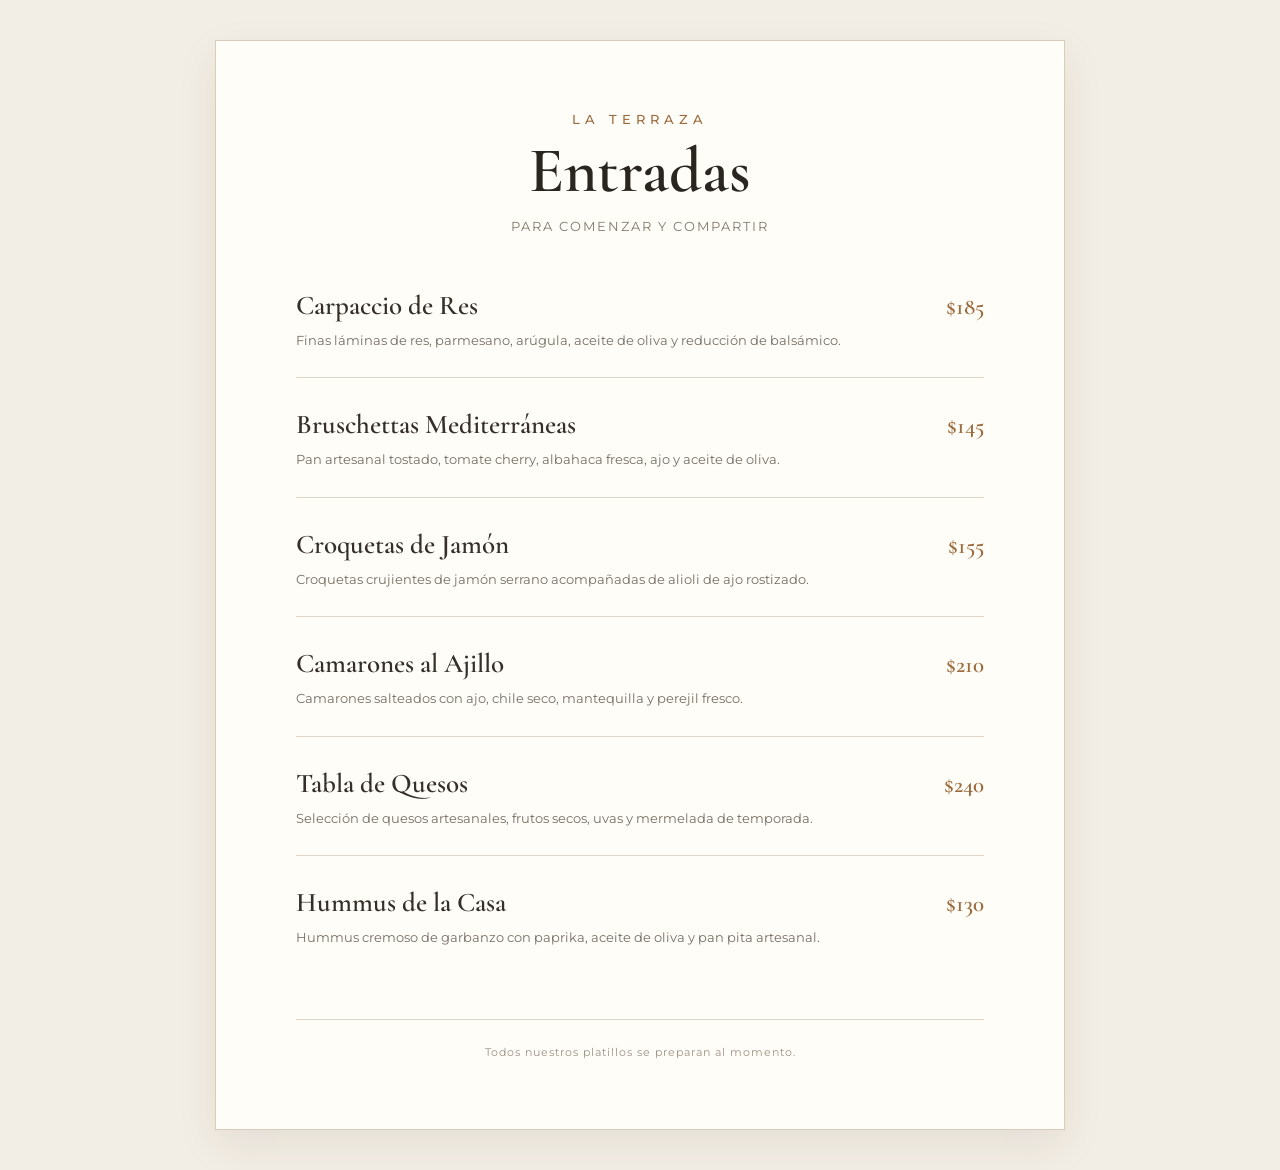
<file: index.html>
<!DOCTYPE html>
<html lang="es">
<head>
  <meta charset="UTF-8">
  <meta name="viewport" content="width=device-width, initial-scale=1.0">
  <title>Entradas | La Terraza</title>
  <link rel="stylesheet" href="style.css">
</head>

<body>
  <main class="menu">
    <header class="menu-header">
      <p class="restaurant">LA TERRAZA</p>
      <h1>Entradas</h1>
      <p class="subtitle">Para comenzar y compartir</p>
    </header>

    <section class="menu-items">

      <article class="item">
        <div class="item-info">
          <div class="item-title">
            <h2>Carpaccio de Res</h2>
            <span>$185</span>
          </div>
          <p>
            Finas láminas de res, parmesano, arúgula,
            aceite de oliva y reducción de balsámico.
          </p>
        </div>
      </article>

      <article class="item">
        <div class="item-info">
          <div class="item-title">
            <h2>Bruschettas Mediterráneas</h2>
            <span>$145</span>
          </div>
          <p>
            Pan artesanal tostado, tomate cherry,
            albahaca fresca, ajo y aceite de oliva.
          </p>
        </div>
      </article>

      <article class="item">
        <div class="item-info">
          <div class="item-title">
            <h2>Croquetas de Jamón</h2>
            <span>$155</span>
          </div>
          <p>
            Croquetas crujientes de jamón serrano
            acompañadas de alioli de ajo rostizado.
          </p>
        </div>
      </article>

      <article class="item">
        <div class="item-info">
          <div class="item-title">
            <h2>Camarones al Ajillo</h2>
            <span>$210</span>
          </div>
          <p>
            Camarones salteados con ajo, chile seco,
            mantequilla y perejil fresco.
          </p>
        </div>
      </article>

      <article class="item">
        <div class="item-info">
          <div class="item-title">
            <h2>Tabla de Quesos</h2>
            <span>$240</span>
          </div>
          <p>
            Selección de quesos artesanales, frutos secos,
            uvas y mermelada de temporada.
          </p>
        </div>
      </article>

      <article class="item">
        <div class="item-info">
          <div class="item-title">
            <h2>Hummus de la Casa</h2>
            <span>$130</span>
          </div>
          <p>
            Hummus cremoso de garbanzo con paprika,
            aceite de oliva y pan pita artesanal.
          </p>
        </div>
      </article>

    </section>

    <footer>
      <p>Todos nuestros platillos se preparan al momento.</p>
    </footer>
  </main>
</body>
</html>
</file>
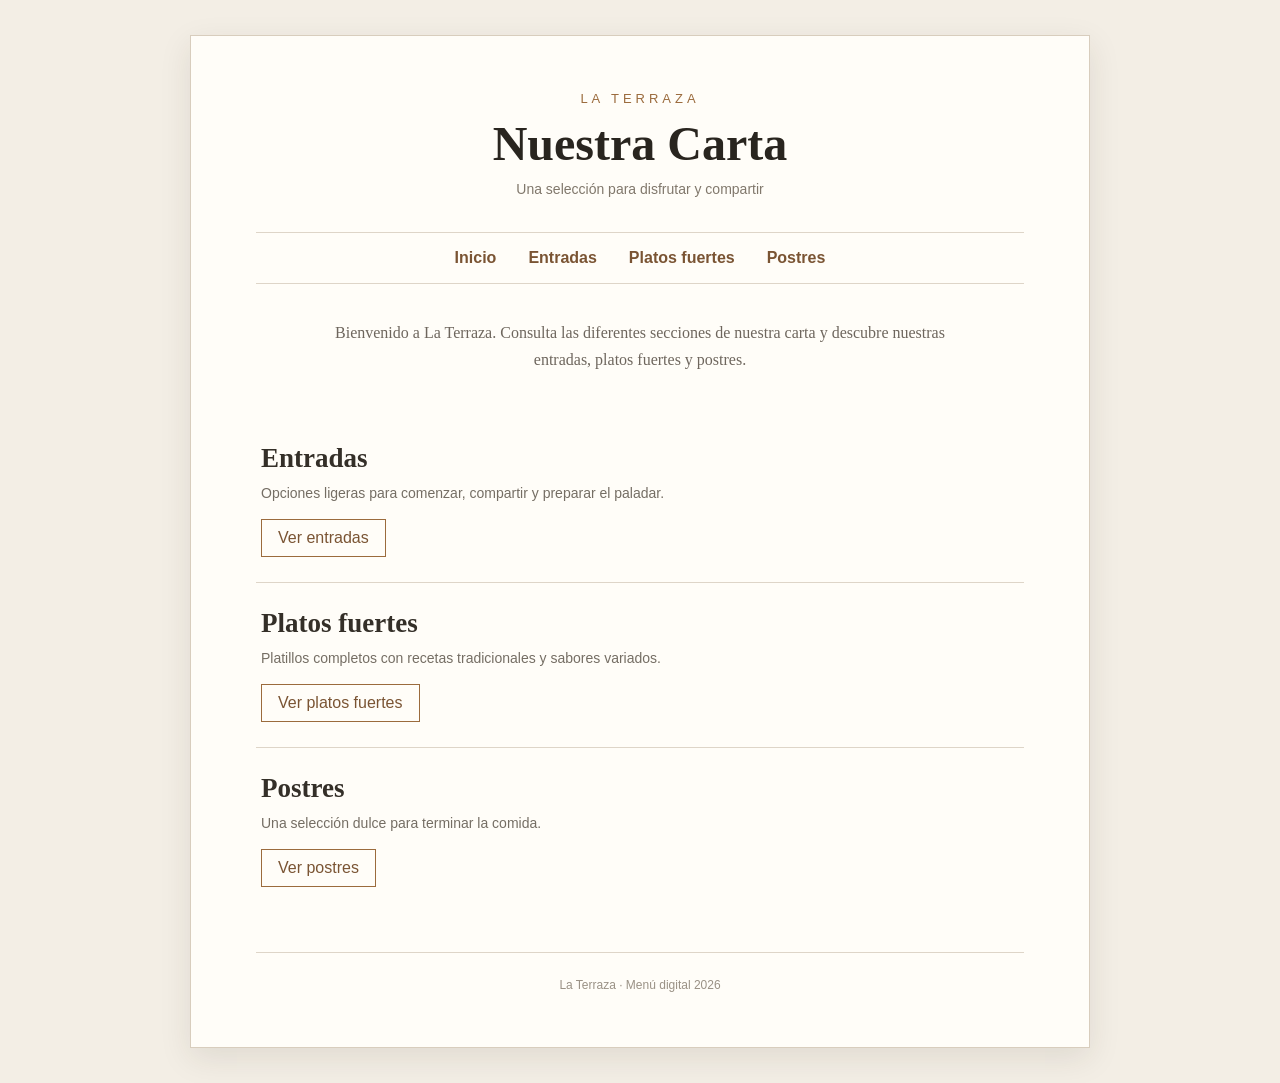
<file: menu_la_terraza_elaborado/index.html>
<!DOCTYPE html>
<html lang="es">
<head>
    <meta charset="UTF-8">
    <meta name="viewport" content="width=device-width, initial-scale=1.0">
    <title>La Terraza | Menú</title>
    <link rel="stylesheet" href="style.css">
</head>
<body>
<main class="menu">
    <header>
        <p class="restaurant">LA TERRAZA</p>
        <h1>Nuestra Carta</h1>
        <p class="subtitle">Una selección para disfrutar y compartir</p>
    </header>

    <nav>
        <a href="index.html">Inicio</a>
        <a href="entradas.html">Entradas</a>
        <a href="platos-fuertes.html">Platos fuertes</a>
        <a href="postres.html">Postres</a>
    </nav>

    <section class="presentacion">
        <p>Bienvenido a La Terraza. Consulta las diferentes secciones de nuestra carta y descubre nuestras entradas, platos fuertes y postres.</p>
    </section>

    <section>
        <div class="categoria">
            <h2>Entradas</h2>
            <p>Opciones ligeras para comenzar, compartir y preparar el paladar.</p>
            <a class="boton" href="entradas.html">Ver entradas</a>
        </div>

        <div class="categoria">
            <h2>Platos fuertes</h2>
            <p>Platillos completos con recetas tradicionales y sabores variados.</p>
            <a class="boton" href="platos-fuertes.html">Ver platos fuertes</a>
        </div>

        <div class="categoria">
            <h2>Postres</h2>
            <p>Una selección dulce para terminar la comida.</p>
            <a class="boton" href="postres.html">Ver postres</a>
        </div>
    </section>

    <footer>
        <p>La Terraza · Menú digital 2026</p>
    </footer>
</main>
</body>
</html>
</file>
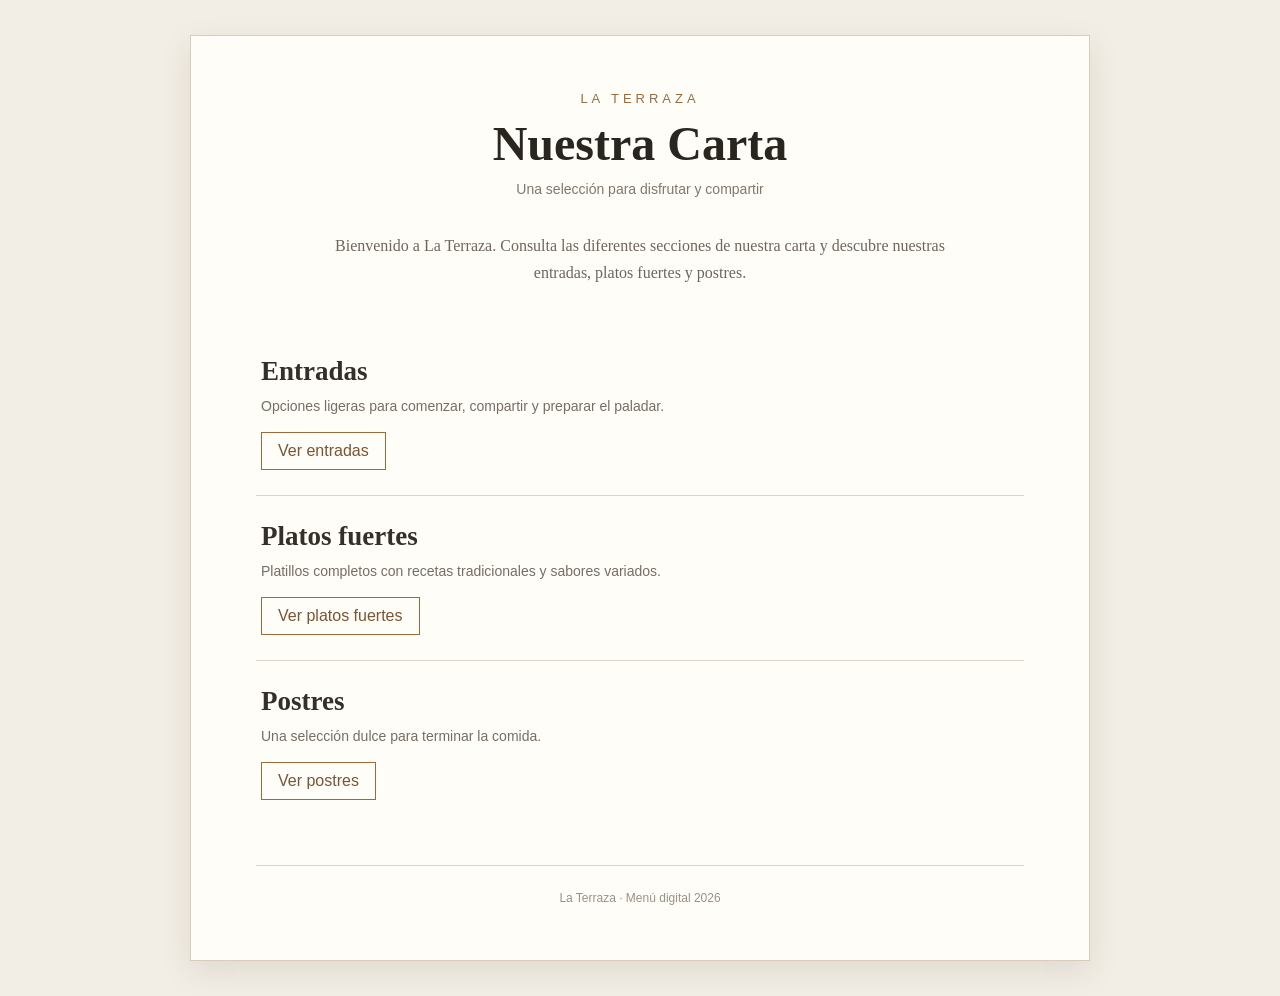
<file: recetas/menu/index.html>
<!DOCTYPE html>
<html lang="es">
<head>
    <meta charset="UTF-8">
    <meta name="viewport" content="width=device-width, initial-scale=1.0">
    <title>La Terraza | Menú</title>
    <link rel="stylesheet" href="style.css">
</head>
<body>
<main class="menu">
    <header>
        <p class="restaurant">LA TERRAZA</p>
        <h1>Nuestra Carta</h1>
        <p class="subtitle">Una selección para disfrutar y compartir</p>
    </header>

    <section class="presentacion">
        <p>Bienvenido a La Terraza. Consulta las diferentes secciones de nuestra carta y descubre nuestras entradas, platos fuertes y postres.</p>
    </section>

    <section>
        <div class="categoria">
            <h2>Entradas</h2>
            <p>Opciones ligeras para comenzar, compartir y preparar el paladar.</p>
            <a class="boton" href="../entradas/index.html">Ver entradas</a>
        </div>

        <div class="categoria">
            <h2>Platos fuertes</h2>
            <p>Platillos completos con recetas tradicionales y sabores variados.</p>
            <a class="boton" href="../platos-fuertes/platos-fuertes.html">Ver platos fuertes</a>
        </div>

        <div class="categoria">
            <h2>Postres</h2>
            <p>Una selección dulce para terminar la comida.</p>
            <a class="boton" href="../postres/postres.html">Ver postres</a>
        </div>
    </section>

    <footer>
        <p>La Terraza · Menú digital 2026</p>
    </footer>
</main>
</body>
</html>
</file>
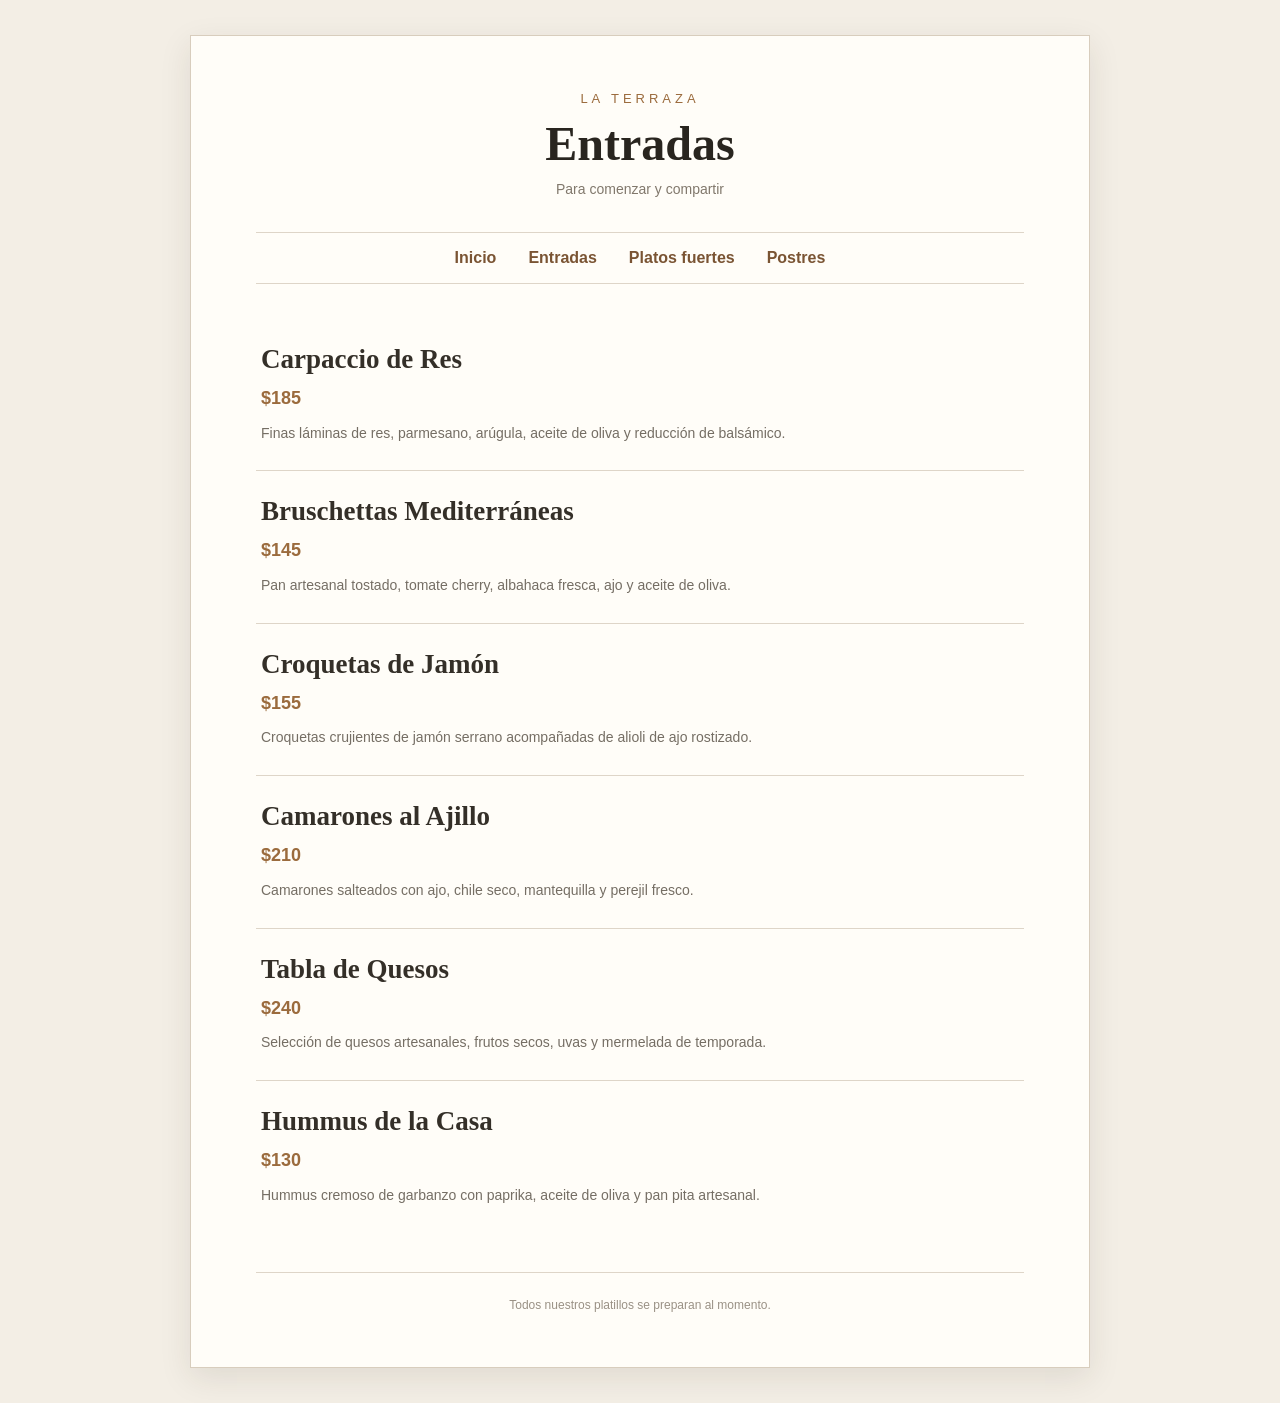
<file: menu_la_terraza_elaborado/entradas.html>
<!DOCTYPE html>
<html lang="es">
<head>
    <meta charset="UTF-8">
    <meta name="viewport" content="width=device-width, initial-scale=1.0">
    <title>Entradas | La Terraza</title>
    <link rel="stylesheet" href="style.css">
</head>
<body>
<main class="menu">
<header>
    <p class="restaurant">LA TERRAZA</p>
    <h1>Entradas</h1>
    <p class="subtitle">Para comenzar y compartir</p>
</header>
<nav>
    <a href="index.html">Inicio</a>
    <a href="entradas.html">Entradas</a>
    <a href="platos-fuertes.html">Platos fuertes</a>
    <a href="postres.html">Postres</a>
</nav>
<section>
<article class="platillo">
<h2>Carpaccio de Res</h2>
<p class="precio">$185</p>
<p>Finas láminas de res, parmesano, arúgula, aceite de oliva y reducción de balsámico.</p>
</article>
<article class="platillo">
<h2>Bruschettas Mediterráneas</h2>
<p class="precio">$145</p>
<p>Pan artesanal tostado, tomate cherry, albahaca fresca, ajo y aceite de oliva.</p>
</article>
<article class="platillo">
<h2>Croquetas de Jamón</h2>
<p class="precio">$155</p>
<p>Croquetas crujientes de jamón serrano acompañadas de alioli de ajo rostizado.</p>
</article>
<article class="platillo">
<h2>Camarones al Ajillo</h2>
<p class="precio">$210</p>
<p>Camarones salteados con ajo, chile seco, mantequilla y perejil fresco.</p>
</article>
<article class="platillo">
<h2>Tabla de Quesos</h2>
<p class="precio">$240</p>
<p>Selección de quesos artesanales, frutos secos, uvas y mermelada de temporada.</p>
</article>
<article class="platillo">
<h2>Hummus de la Casa</h2>
<p class="precio">$130</p>
<p>Hummus cremoso de garbanzo con paprika, aceite de oliva y pan pita artesanal.</p>
</article>
</section><footer><p>Todos nuestros platillos se preparan al momento.</p></footer>
</main></body></html>
</file>
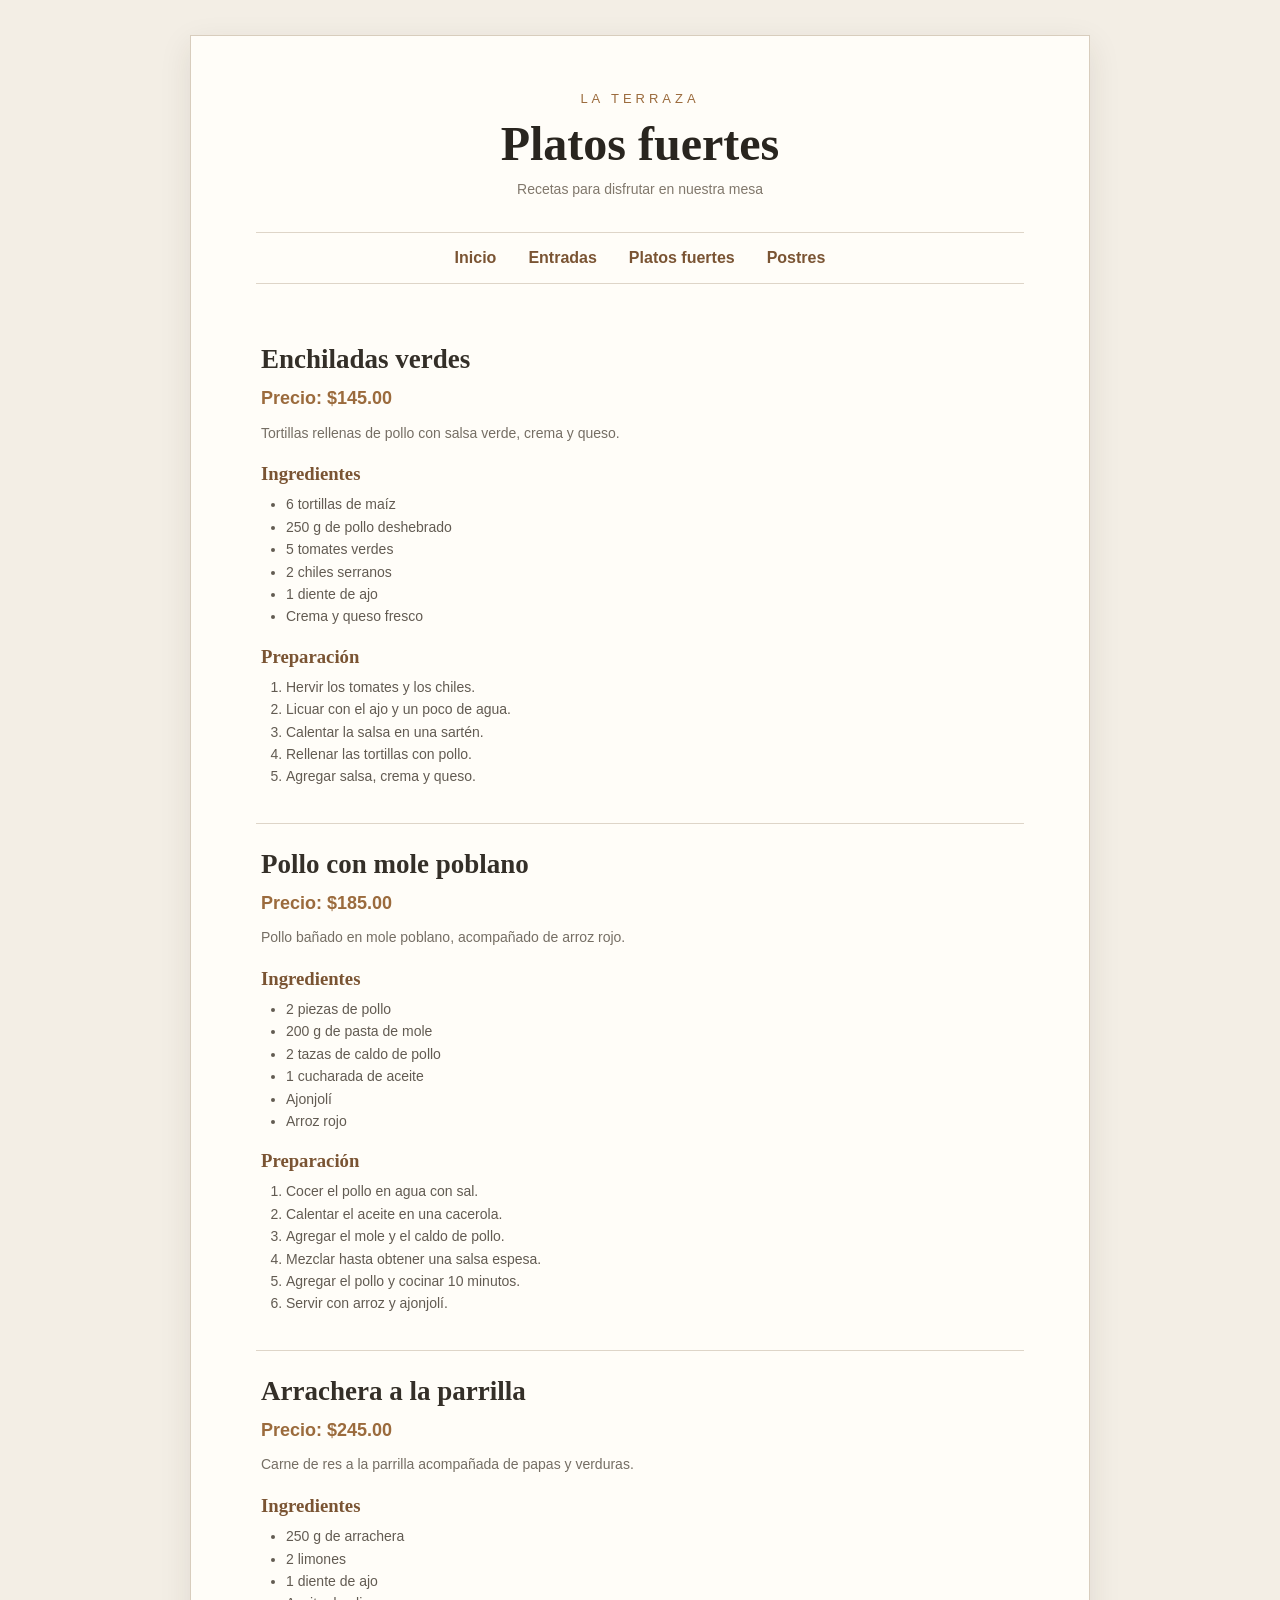
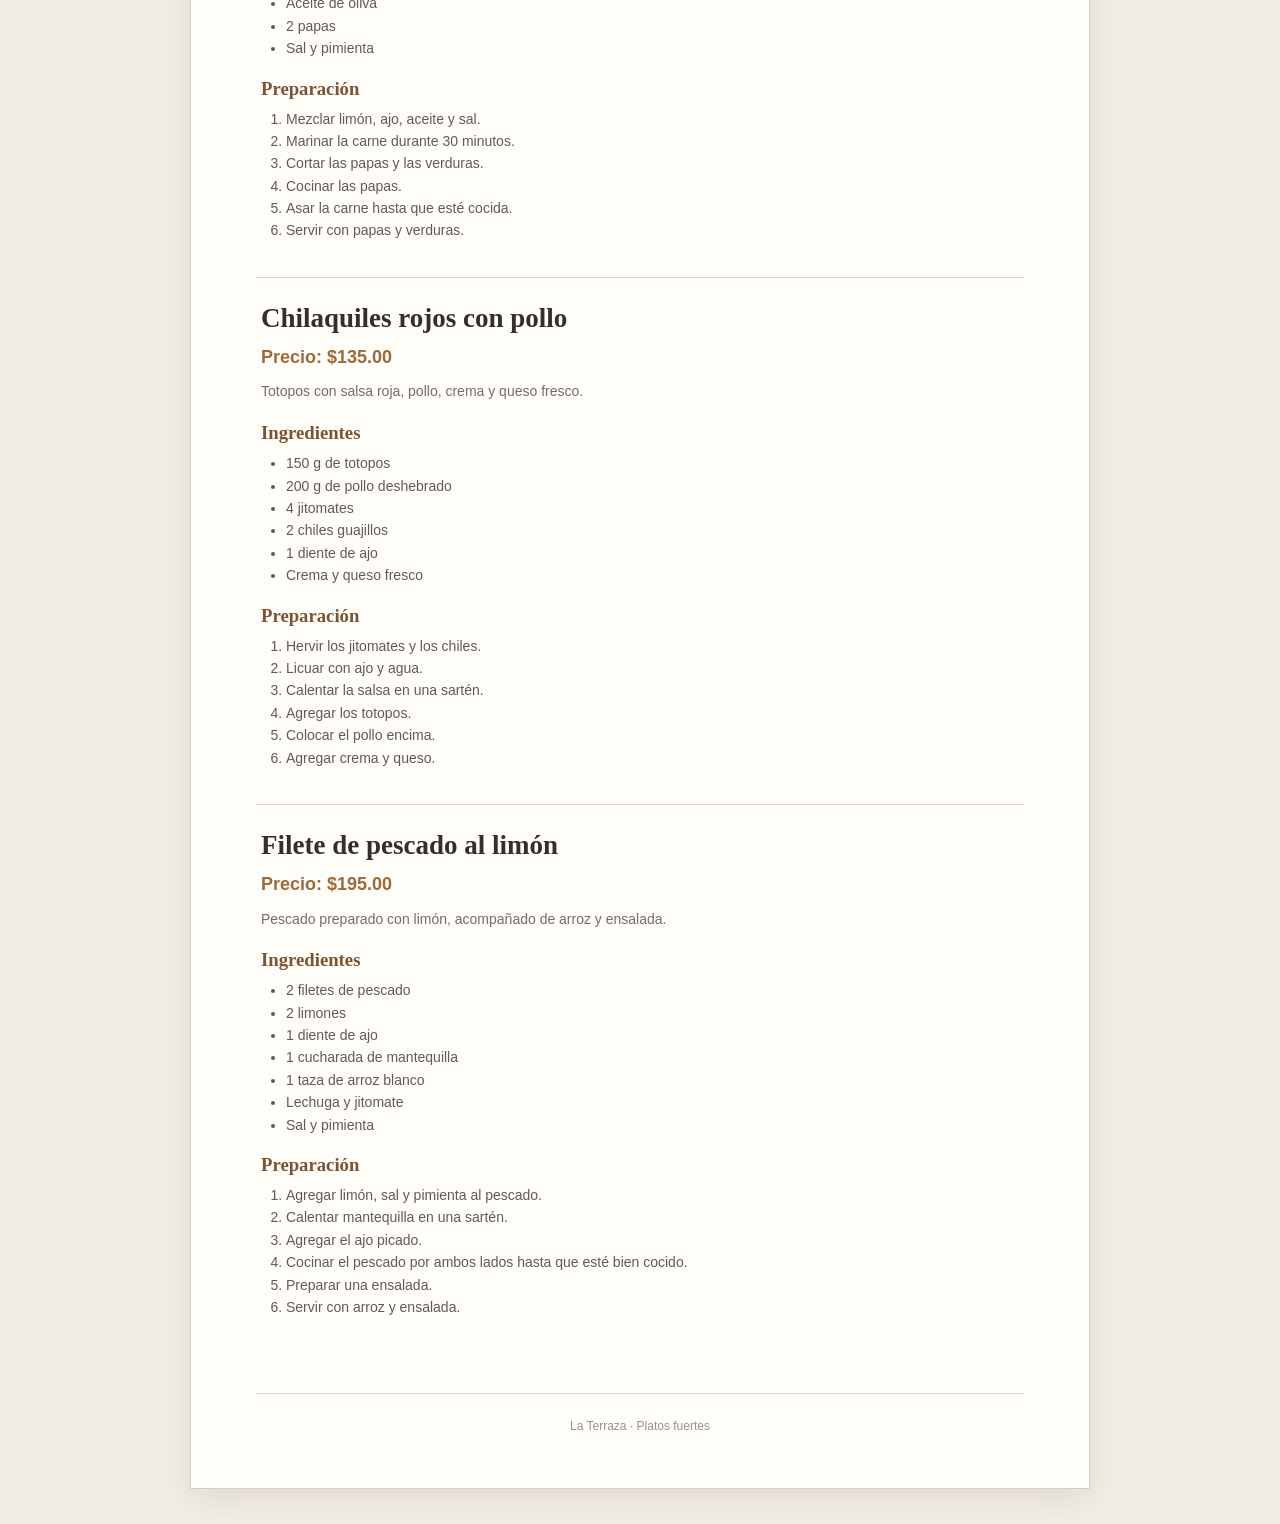
<file: menu_la_terraza_elaborado/platos-fuertes.html>
<!DOCTYPE html>
<html lang="es">
<head>
    <meta charset="UTF-8">
    <meta name="viewport" content="width=device-width, initial-scale=1.0">
    <title>Platos fuertes | La Terraza</title>
    <link rel="stylesheet" href="style.css">
</head>
<body>
<main class="menu">
<header>
    <p class="restaurant">LA TERRAZA</p>
    <h1>Platos fuertes</h1>
    <p class="subtitle">Recetas para disfrutar en nuestra mesa</p>
</header>
<nav>
    <a href="index.html">Inicio</a>
    <a href="entradas.html">Entradas</a>
    <a href="platos-fuertes.html">Platos fuertes</a>
    <a href="postres.html">Postres</a>
</nav>
<section>
<article class="platillo"><h2>Enchiladas verdes</h2><p class="precio">Precio: $145.00</p><p>Tortillas rellenas de pollo con salsa verde, crema y queso.</p><h3>Ingredientes</h3><ul><li>6 tortillas de maíz</li><li>250 g de pollo deshebrado</li><li>5 tomates verdes</li><li>2 chiles serranos</li><li>1 diente de ajo</li><li>Crema y queso fresco</li></ul><h3>Preparación</h3><ol><li>Hervir los tomates y los chiles.</li><li>Licuar con el ajo y un poco de agua.</li><li>Calentar la salsa en una sartén.</li><li>Rellenar las tortillas con pollo.</li><li>Agregar salsa, crema y queso.</li></ol></article>
<article class="platillo"><h2>Pollo con mole poblano</h2><p class="precio">Precio: $185.00</p><p>Pollo bañado en mole poblano, acompañado de arroz rojo.</p><h3>Ingredientes</h3><ul><li>2 piezas de pollo</li><li>200 g de pasta de mole</li><li>2 tazas de caldo de pollo</li><li>1 cucharada de aceite</li><li>Ajonjolí</li><li>Arroz rojo</li></ul><h3>Preparación</h3><ol><li>Cocer el pollo en agua con sal.</li><li>Calentar el aceite en una cacerola.</li><li>Agregar el mole y el caldo de pollo.</li><li>Mezclar hasta obtener una salsa espesa.</li><li>Agregar el pollo y cocinar 10 minutos.</li><li>Servir con arroz y ajonjolí.</li></ol></article>
<article class="platillo"><h2>Arrachera a la parrilla</h2><p class="precio">Precio: $245.00</p><p>Carne de res a la parrilla acompañada de papas y verduras.</p><h3>Ingredientes</h3><ul><li>250 g de arrachera</li><li>2 limones</li><li>1 diente de ajo</li><li>Aceite de oliva</li><li>2 papas</li><li>Sal y pimienta</li></ul><h3>Preparación</h3><ol><li>Mezclar limón, ajo, aceite y sal.</li><li>Marinar la carne durante 30 minutos.</li><li>Cortar las papas y las verduras.</li><li>Cocinar las papas.</li><li>Asar la carne hasta que esté cocida.</li><li>Servir con papas y verduras.</li></ol></article>
<article class="platillo"><h2>Chilaquiles rojos con pollo</h2><p class="precio">Precio: $135.00</p><p>Totopos con salsa roja, pollo, crema y queso fresco.</p><h3>Ingredientes</h3><ul><li>150 g de totopos</li><li>200 g de pollo deshebrado</li><li>4 jitomates</li><li>2 chiles guajillos</li><li>1 diente de ajo</li><li>Crema y queso fresco</li></ul><h3>Preparación</h3><ol><li>Hervir los jitomates y los chiles.</li><li>Licuar con ajo y agua.</li><li>Calentar la salsa en una sartén.</li><li>Agregar los totopos.</li><li>Colocar el pollo encima.</li><li>Agregar crema y queso.</li></ol></article>
<article class="platillo"><h2>Filete de pescado al limón</h2><p class="precio">Precio: $195.00</p><p>Pescado preparado con limón, acompañado de arroz y ensalada.</p><h3>Ingredientes</h3><ul><li>2 filetes de pescado</li><li>2 limones</li><li>1 diente de ajo</li><li>1 cucharada de mantequilla</li><li>1 taza de arroz blanco</li><li>Lechuga y jitomate</li><li>Sal y pimienta</li></ul><h3>Preparación</h3><ol><li>Agregar limón, sal y pimienta al pescado.</li><li>Calentar mantequilla en una sartén.</li><li>Agregar el ajo picado.</li><li>Cocinar el pescado por ambos lados hasta que esté bien cocido.</li><li>Preparar una ensalada.</li><li>Servir con arroz y ensalada.</li></ol></article>
</section><footer><p>La Terraza · Platos fuertes</p></footer></main></body></html>
</file>
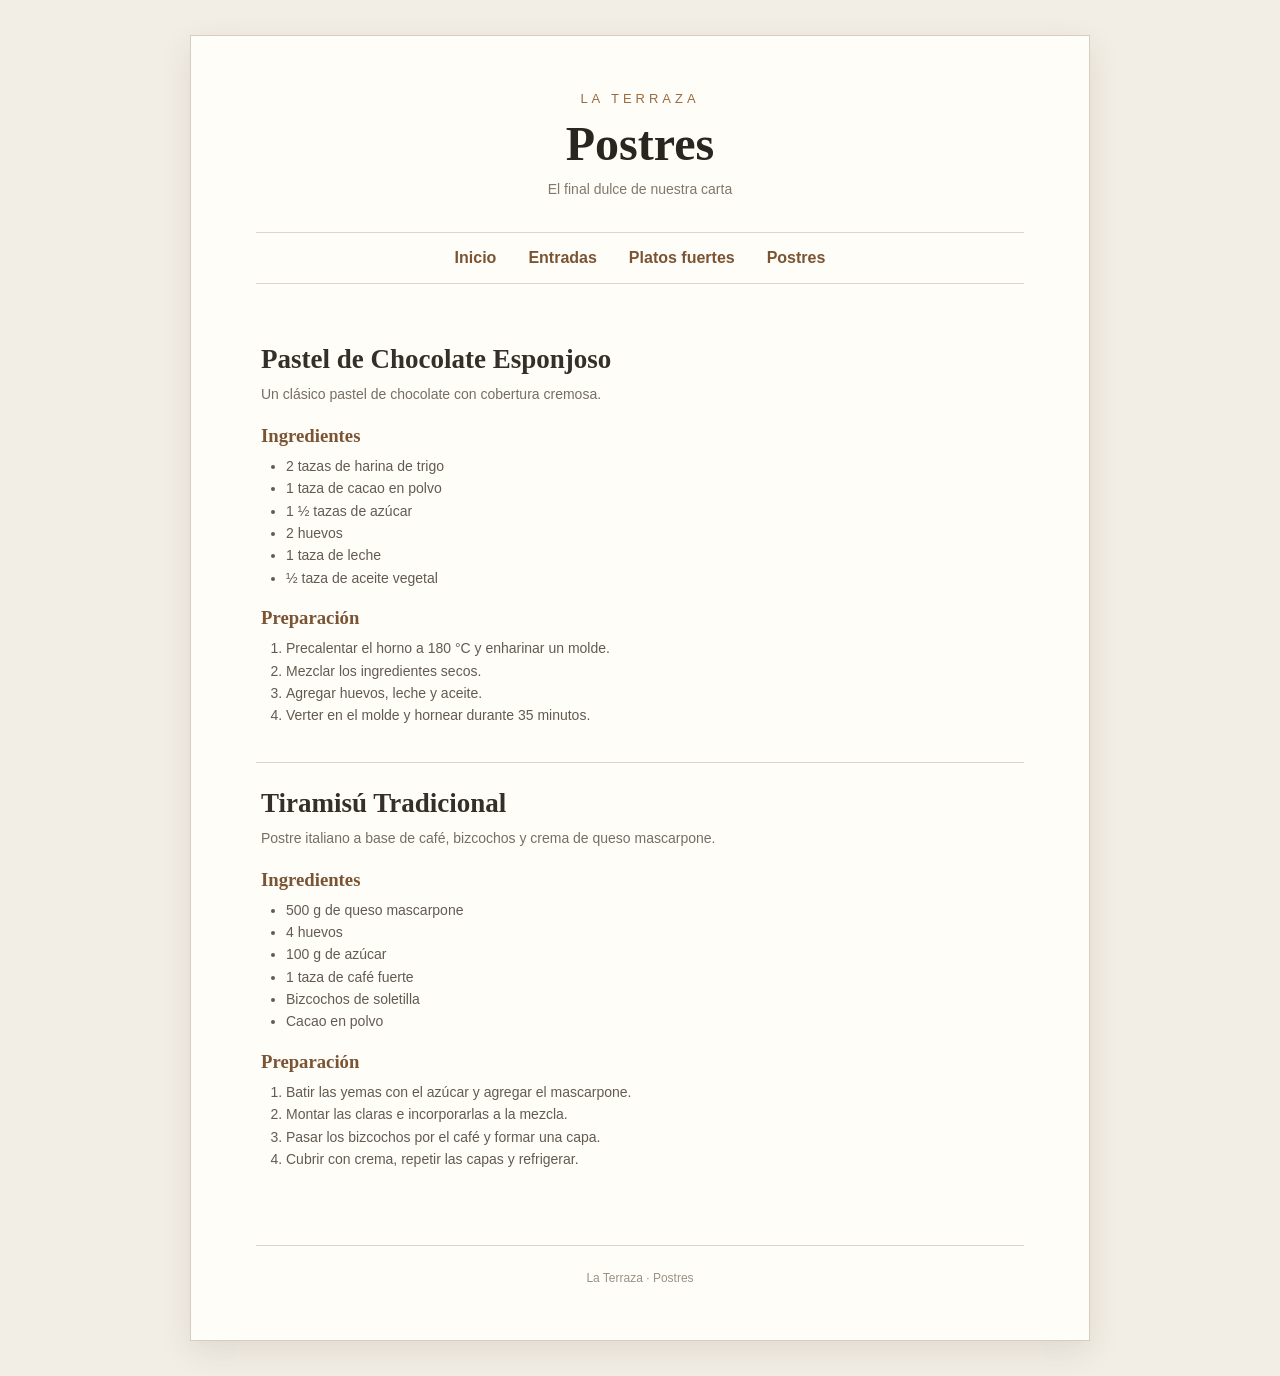
<file: menu_la_terraza_elaborado/postres.html>
<!DOCTYPE html>
<html lang="es">
<head>
    <meta charset="UTF-8">
    <meta name="viewport" content="width=device-width, initial-scale=1.0">
    <title>Postres | La Terraza</title>
    <link rel="stylesheet" href="style.css">
</head>
<body>
<main class="menu">
<header>
    <p class="restaurant">LA TERRAZA</p>
    <h1>Postres</h1>
    <p class="subtitle">El final dulce de nuestra carta</p>
</header>
<nav>
    <a href="index.html">Inicio</a>
    <a href="entradas.html">Entradas</a>
    <a href="platos-fuertes.html">Platos fuertes</a>
    <a href="postres.html">Postres</a>
</nav>
<section>
<article class="platillo"><h2>Pastel de Chocolate Esponjoso</h2><p>Un clásico pastel de chocolate con cobertura cremosa.</p><h3>Ingredientes</h3><ul><li>2 tazas de harina de trigo</li><li>1 taza de cacao en polvo</li><li>1 ½ tazas de azúcar</li><li>2 huevos</li><li>1 taza de leche</li><li>½ taza de aceite vegetal</li></ul><h3>Preparación</h3><ol><li>Precalentar el horno a 180 °C y enharinar un molde.</li><li>Mezclar los ingredientes secos.</li><li>Agregar huevos, leche y aceite.</li><li>Verter en el molde y hornear durante 35 minutos.</li></ol></article>
<article class="platillo"><h2>Tiramisú Tradicional</h2><p>Postre italiano a base de café, bizcochos y crema de queso mascarpone.</p><h3>Ingredientes</h3><ul><li>500 g de queso mascarpone</li><li>4 huevos</li><li>100 g de azúcar</li><li>1 taza de café fuerte</li><li>Bizcochos de soletilla</li><li>Cacao en polvo</li></ul><h3>Preparación</h3><ol><li>Batir las yemas con el azúcar y agregar el mascarpone.</li><li>Montar las claras e incorporarlas a la mezcla.</li><li>Pasar los bizcochos por el café y formar una capa.</li><li>Cubrir con crema, repetir las capas y refrigerar.</li></ol></article>
</section><footer><p>La Terraza · Postres</p></footer></main></body></html>
</file>
<file: style.css>
@import url('https://fonts.googleapis.com/css2?family=Cormorant+Garamond:wght@400;500;600;700&family=Montserrat:wght@400;500&display=swap');

* {
  margin: 0;
  padding: 0;
  box-sizing: border-box;
}

body {
  min-height: 100vh;
  background: #f3eee5;
  color: #2d2a25;
  font-family: "Montserrat", sans-serif;
  padding: 40px 20px;
}

.menu {
  max-width: 850px;
  margin: auto;
  background: #fffdf8;
  padding: 70px 80px;
  border: 1px solid #d8cdbd;
  box-shadow: 0 15px 40px rgba(50, 40, 25, 0.08);
}

.menu-header {
  text-align: center;
  margin-bottom: 55px;
}

.restaurant {
  color: #9b6b3d;
  font-size: 13px;
  font-weight: 500;
  letter-spacing: 5px;
  margin-bottom: 12px;
}

h1 {
  font-family: "Cormorant Garamond", serif;
  font-size: 64px;
  font-weight: 600;
  line-height: 1;
  color: #29251f;
}

.subtitle {
  margin-top: 15px;
  color: #81786c;
  font-size: 13px;
  letter-spacing: 2px;
  text-transform: uppercase;
}

.menu-items {
  display: flex;
  flex-direction: column;
  gap: 30px;
}

.item {
  position: relative;
  padding-bottom: 25px;
  border-bottom: 1px solid #ded5c8;
}

.item:last-child {
  border-bottom: none;
}

.item-title {
  display: flex;
  align-items: baseline;
  justify-content: space-between;
  gap: 20px;
}

.item h2 {
  font-family: "Cormorant Garamond", serif;
  font-size: 27px;
  font-weight: 600;
  color: #342f28;
}

.item-title span {
  color: #9b6b3d;
  font-family: "Cormorant Garamond", serif;
  font-size: 23px;
  font-weight: 600;
  white-space: nowrap;
}

.item p {
  max-width: 650px;
  margin-top: 7px;
  color: #756e64;
  font-size: 13px;
  line-height: 1.8;
}

footer {
  text-align: center;
  margin-top: 45px;
  padding-top: 25px;
  border-top: 1px solid #ded5c8;
}

footer p {
  color: #9a9185;
  font-size: 11px;
  letter-spacing: 1px;
}

@media (max-width: 600px) {
  body {
    padding: 15px;
  }

  .menu {
    padding: 45px 25px;
  }

  h1 {
    font-size: 50px;
  }

  .item-title {
    gap: 10px;
  }

  .item h2 {
    font-size: 23px;
  }

  .item-title span {
    font-size: 20px;
  }
}
</file>
<file: menu_la_terraza_elaborado/style.css>
* {
    margin: 0;
    padding: 0;
    box-sizing: border-box;
}

body {
    background-color: #f3eee5;
    color: #2d2a25;
    font-family: Georgia, "Times New Roman", serif;
    padding: 35px 20px;
}

.menu {
    max-width: 900px;
    margin: auto;
    background-color: #fffdf8;
    padding: 55px 65px;
    border: 1px solid #d8cdbd;
    box-shadow: 0 10px 30px rgba(50, 40, 25, 0.10);
}

header {
    text-align: center;
    margin-bottom: 35px;
}

.restaurant {
    color: #9b6b3d;
    font-family: Arial, sans-serif;
    font-size: 13px;
    letter-spacing: 4px;
    margin-bottom: 10px;
}

h1 {
    font-size: 48px;
    color: #29251f;
    margin-bottom: 10px;
}

.subtitle {
    color: #81786c;
    font-family: Arial, sans-serif;
    font-size: 14px;
}

nav {
    text-align: center;
    border-top: 1px solid #ded5c8;
    border-bottom: 1px solid #ded5c8;
    padding: 16px;
    margin-bottom: 35px;
}

nav a {
    color: #7a5433;
    font-family: Arial, sans-serif;
    text-decoration: none;
    margin: 0 14px;
    font-weight: bold;
}

nav a:hover {
    color: #b17b49;
}

.presentacion {
    text-align: center;
    margin: 30px auto 45px;
    max-width: 650px;
    line-height: 1.7;
    color: #6e665d;
}

.categoria, .platillo {
    border-bottom: 1px solid #ded5c8;
    padding: 25px 5px;
}

.categoria:last-child, .platillo:last-child {
    border-bottom: none;
}

.categoria h2, .platillo h2 {
    color: #342f28;
    font-size: 27px;
    margin-bottom: 8px;
}

.categoria p, .platillo p {
    color: #756e64;
    line-height: 1.7;
    font-family: Arial, sans-serif;
    font-size: 14px;
}

.boton {
    display: inline-block;
    margin-top: 13px;
    padding: 9px 16px;
    border: 1px solid #9b6b3d;
    color: #7a5433;
    text-decoration: none;
    font-family: Arial, sans-serif;
}

.boton:hover {
    background-color: #9b6b3d;
    color: white;
}

.precio {
    color: #9b6b3d !important;
    font-size: 18px !important;
    font-weight: bold;
    margin: 8px 0;
}

h3 {
    color: #7a5433;
    margin-top: 18px;
    margin-bottom: 8px;
}

ul, ol {
    margin-left: 25px;
    margin-bottom: 10px;
    font-family: Arial, sans-serif;
    color: #625b52;
    line-height: 1.6;
    font-size: 14px;
}

footer {
    text-align: center;
    border-top: 1px solid #ded5c8;
    margin-top: 40px;
    padding-top: 25px;
    color: #9a9185;
    font-family: Arial, sans-serif;
    font-size: 12px;
}

@media (max-width: 650px) {
    body { padding: 15px; }
    .menu { padding: 35px 22px; }
    h1 { font-size: 38px; }
    nav a { display: block; margin: 8px; }
}
</file>
<file: recetas/menu/style.css>
* {
    margin: 0;
    padding: 0;
    box-sizing: border-box;
}

body {
    background-color: #f3eee5;
    color: #2d2a25;
    font-family: Georgia, "Times New Roman", serif;
    padding: 35px 20px;
}

.menu {
    max-width: 900px;
    margin: auto;
    background-color: #fffdf8;
    padding: 55px 65px;
    border: 1px solid #d8cdbd;
    box-shadow: 0 10px 30px rgba(50, 40, 25, 0.10);
}

header {
    text-align: center;
    margin-bottom: 35px;
}

.restaurant {
    color: #9b6b3d;
    font-family: Arial, sans-serif;
    font-size: 13px;
    letter-spacing: 4px;
    margin-bottom: 10px;
}

h1 {
    font-size: 48px;
    color: #29251f;
    margin-bottom: 10px;
}

.subtitle {
    color: #81786c;
    font-family: Arial, sans-serif;
    font-size: 14px;
}

nav {
    text-align: center;
    border-top: 1px solid #ded5c8;
    border-bottom: 1px solid #ded5c8;
    padding: 16px;
    margin-bottom: 35px;
}

nav a {
    color: #7a5433;
    font-family: Arial, sans-serif;
    text-decoration: none;
    margin: 0 14px;
    font-weight: bold;
}

nav a:hover {
    color: #b17b49;
}

.presentacion {
    text-align: center;
    margin: 30px auto 45px;
    max-width: 650px;
    line-height: 1.7;
    color: #6e665d;
}

.categoria, .platillo {
    border-bottom: 1px solid #ded5c8;
    padding: 25px 5px;
}

.categoria:last-child, .platillo:last-child {
    border-bottom: none;
}

.categoria h2, .platillo h2 {
    color: #342f28;
    font-size: 27px;
    margin-bottom: 8px;
}

.categoria p, .platillo p {
    color: #756e64;
    line-height: 1.7;
    font-family: Arial, sans-serif;
    font-size: 14px;
}

.boton {
    display: inline-block;
    margin-top: 13px;
    padding: 9px 16px;
    border: 1px solid #9b6b3d;
    color: #7a5433;
    text-decoration: none;
    font-family: Arial, sans-serif;
}

.boton:hover {
    background-color: #9b6b3d;
    color: white;
}

.precio {
    color: #9b6b3d !important;
    font-size: 18px !important;
    font-weight: bold;
    margin: 8px 0;
}

h3 {
    color: #7a5433;
    margin-top: 18px;
    margin-bottom: 8px;
}

ul, ol {
    margin-left: 25px;
    margin-bottom: 10px;
    font-family: Arial, sans-serif;
    color: #625b52;
    line-height: 1.6;
    font-size: 14px;
}

footer {
    text-align: center;
    border-top: 1px solid #ded5c8;
    margin-top: 40px;
    padding-top: 25px;
    color: #9a9185;
    font-family: Arial, sans-serif;
    font-size: 12px;
}

@media (max-width: 650px) {
    body { padding: 15px; }
    .menu { padding: 35px 22px; }
    h1 { font-size: 38px; }
    nav a { display: block; margin: 8px; }
}
</file>
